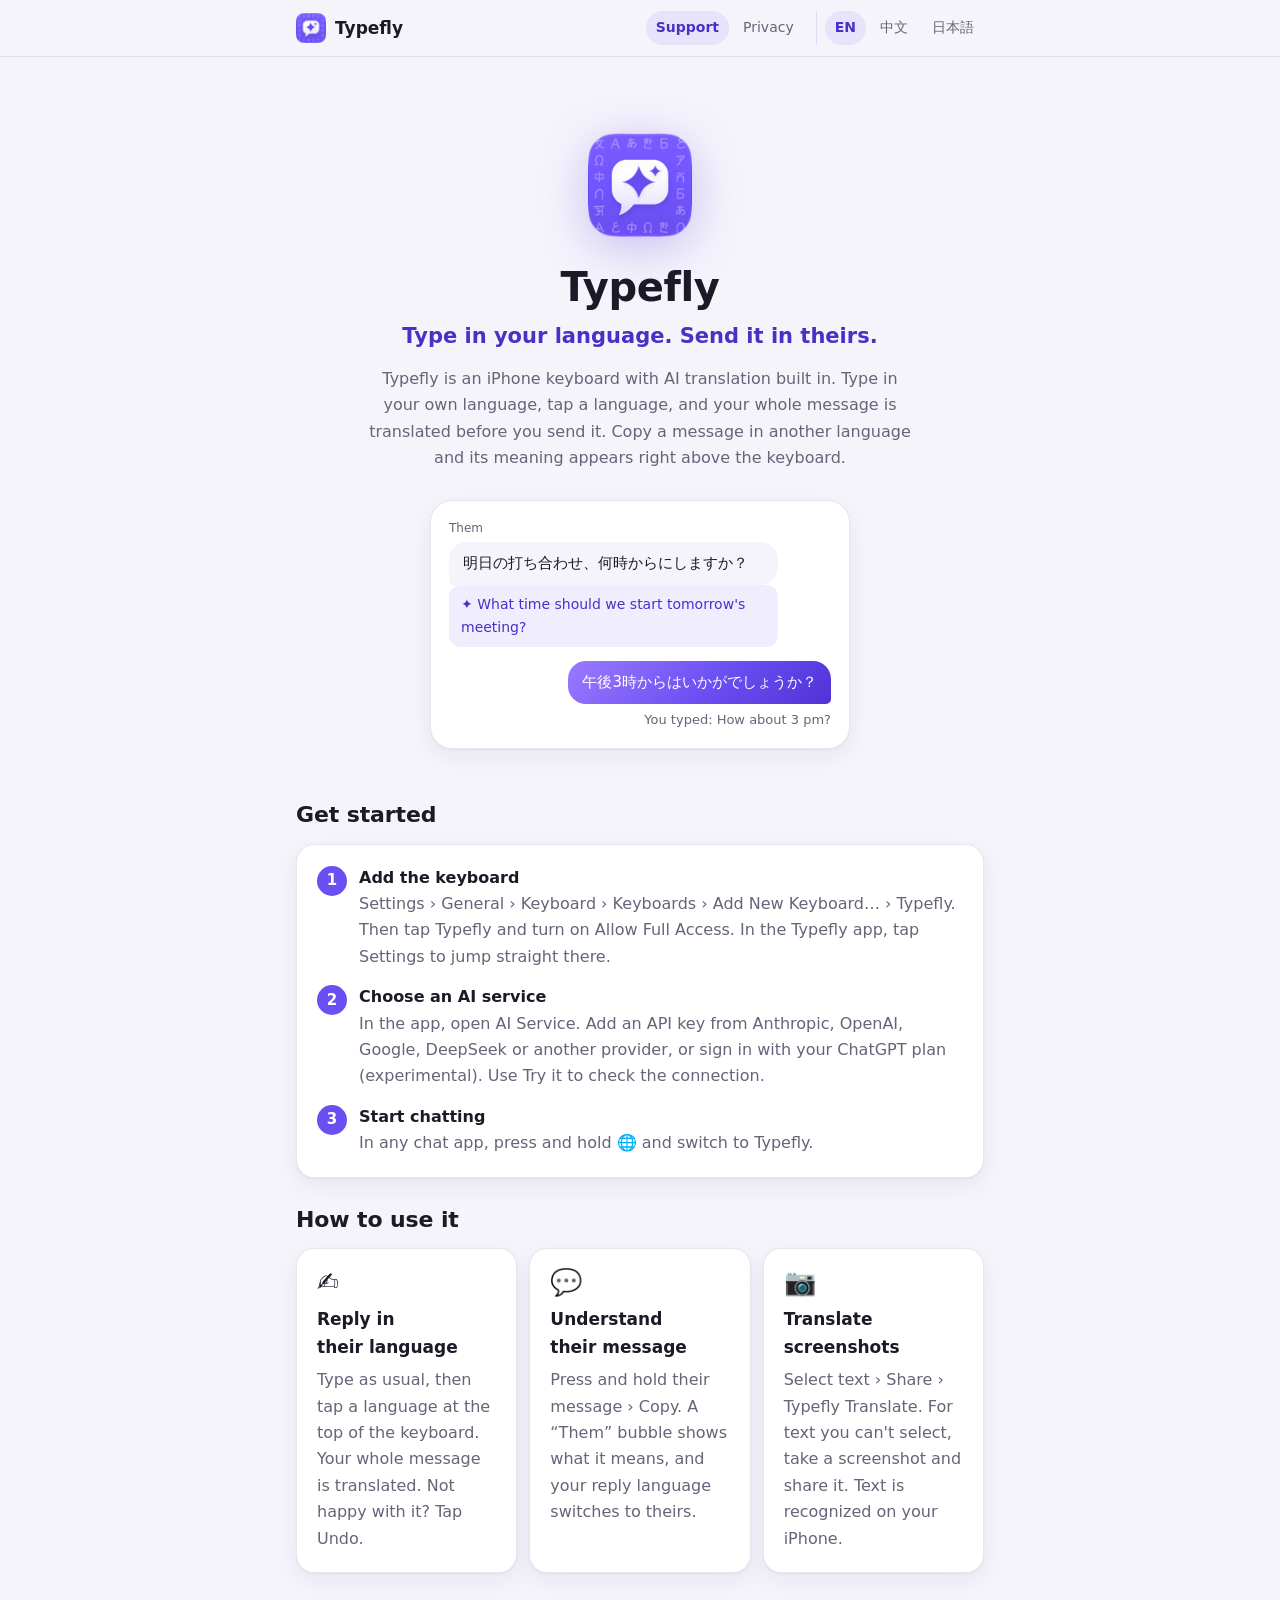
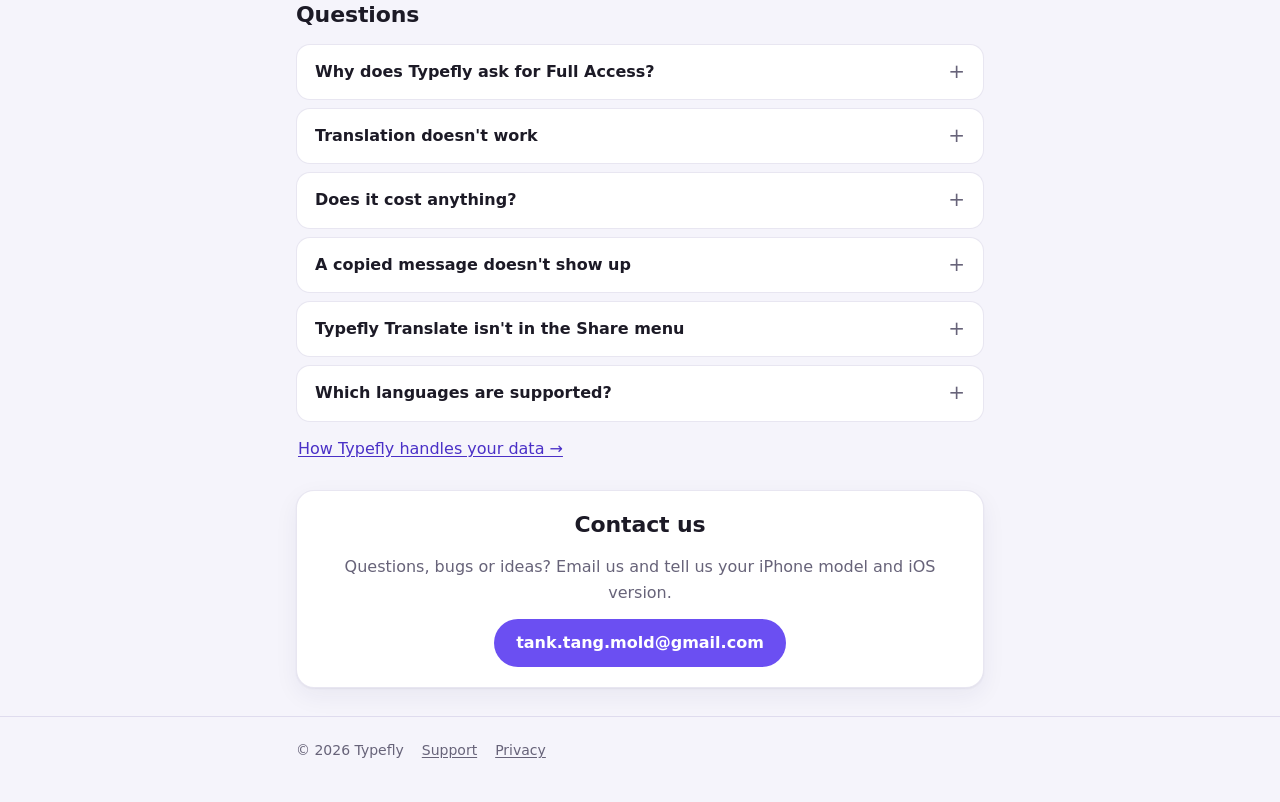
<file: index.html>
<!doctype html>
<html lang="en">
<head>
<meta charset="utf-8">
<meta name="viewport" content="width=device-width, initial-scale=1">
<title>Typefly Support</title>
<meta name="description" content="Help for Typefly, the iPhone keyboard that translates as you chat.">
<meta name="color-scheme" content="light dark">
<meta name="theme-color" content="#6b4ff2">
<link rel="alternate" hreflang="en" href="./"><link rel="alternate" hreflang="zh-Hans" href="zh.html"><link rel="alternate" hreflang="ja" href="ja.html">
<link rel="icon" href="favicon.png">
<link rel="apple-touch-icon" href="apple-touch-icon.png">
<link rel="stylesheet" href="style.css">
</head>
<body>
<header class="top"><div class="wrap">
<a class="brand" href="./"><img src="icon.png" alt="" width="30" height="30">Typefly</a>
<nav class="nav"><a href="./" aria-current="page">Support</a><a href="privacy.html">Privacy</a></nav>
<nav class="langs" aria-label="Language"><a href="./" hreflang="en" lang="en" aria-current="true">EN</a><a href="zh.html" hreflang="zh-Hans" lang="zh-Hans">中文</a><a href="ja.html" hreflang="ja" lang="ja">日本語</a></nav>
</div></header>
<main class="wrap">
<section class="hero">
<img class="icon" src="icon.png" alt="Typefly" width="104" height="104">
<h1>Typefly</h1>
<p class="tagline">Type in your language. Send it in theirs.</p>
<p class="lead">Typefly is an iPhone keyboard with AI translation built in. Type in your own language, tap a language, and your whole message is translated before you send it. Copy a message in another language and its meaning appears right above the keyboard.</p>
<div class="chat" aria-hidden="true">
<div class="msg them"><span class="label">Them</span><p class="bubble">明日の打ち合わせ、何時からにしますか？</p><p class="meaning">✦ What time should we start tomorrow's meeting?</p></div>
<div class="msg you"><p class="bubble">午後3時からはいかがでしょうか？</p><p class="typed">You typed: How about 3 pm?</p></div>
</div>
</section>
<section><h2>Get started</h2><div class="card"><ol class="steps"><li><div><b>Add the keyboard</b><span>Settings › General › Keyboard › Keyboards › Add New Keyboard… › Typefly. Then tap Typefly and turn on Allow Full Access. In the Typefly app, tap Settings to jump straight there.</span></div></li><li><div><b>Choose an AI service</b><span>In the app, open AI Service. Add an API key from Anthropic, OpenAI, Google, DeepSeek or another provider, or sign in with your ChatGPT plan (experimental). Use Try it to check the connection.</span></div></li><li><div><b>Start chatting</b><span>In any chat app, press and hold 🌐 and switch to Typefly.</span></div></li></ol></div></section>
<section><h2>How to use it</h2><div class="uses"><div class="card"><span class="emoji" aria-hidden="true">✍️</span><h3>Reply in their language</h3><p>Type as usual, then tap a language at the top of the keyboard. Your whole message is translated. Not happy with it? Tap Undo.</p></div><div class="card"><span class="emoji" aria-hidden="true">💬</span><h3>Understand their message</h3><p>Press and hold their message › Copy. A “Them” bubble shows what it means, and your reply language switches to theirs.</p></div><div class="card"><span class="emoji" aria-hidden="true">📷</span><h3>Translate screenshots</h3><p>Select text › Share › Typefly Translate. For text you can't select, take a screenshot and share it. Text is recognized on your iPhone.</p></div></div></section>
<section><h2>Questions</h2><details><summary>Why does Typefly ask for Full Access?</summary><p>iOS keyboards need Full Access to use the internet. Typefly uses it only to send the text you translate to your AI service, and to read a message you copy. Typing works without it. Typefly has no servers and never collects what you type.</p></details><details><summary>Translation doesn't work</summary><p>Open the Typefly app › AI Service, check that a key is filled in or ChatGPT is connected, and tap Try it. Then make sure Allow Full Access is on in Settings › General › Keyboard › Keyboards › Typefly.</p></details><details><summary>Does it cost anything?</summary><p>The app is free. Translation runs on your own AI provider account: the provider charges you for API usage at its own prices, or you use your ChatGPT Plus or Pro plan. Typing itself works offline and costs nothing.</p></details><details><summary>A copied message doesn't show up</summary><p>Tap the clipboard icon at the top right of the keyboard. In the app, check that Translate copied messages automatically is on.</p></details><details><summary>Typefly Translate isn't in the Share menu</summary><p>In the Share menu, scroll to the end of the app row, tap More, and add Typefly Translate.</p></details><details><summary>Which languages are supported?</summary><p>You can type in Chinese (pinyin), English and Japanese (romaji). Translation covers English, Japanese, Korean, Simplified and Traditional Chinese, French, German, Spanish, Russian, Thai and Vietnamese.</p></details>
<p style="margin:14px 2px 0"><a href="privacy.html">How Typefly handles your data →</a></p></section>
<section id="contact" class="card contact"><h2>Contact us</h2><p>Questions, bugs or ideas? Email us and tell us your iPhone model and iOS version.</p><a class="mail" href="mailto:tank.tang.mold@gmail.com">tank.tang.mold@gmail.com</a></section>
</main>
<footer><div class="wrap"><span>© 2026 Typefly</span><a href="./">Support</a><a href="privacy.html">Privacy</a></div></footer>
</body>
</html>
</file>
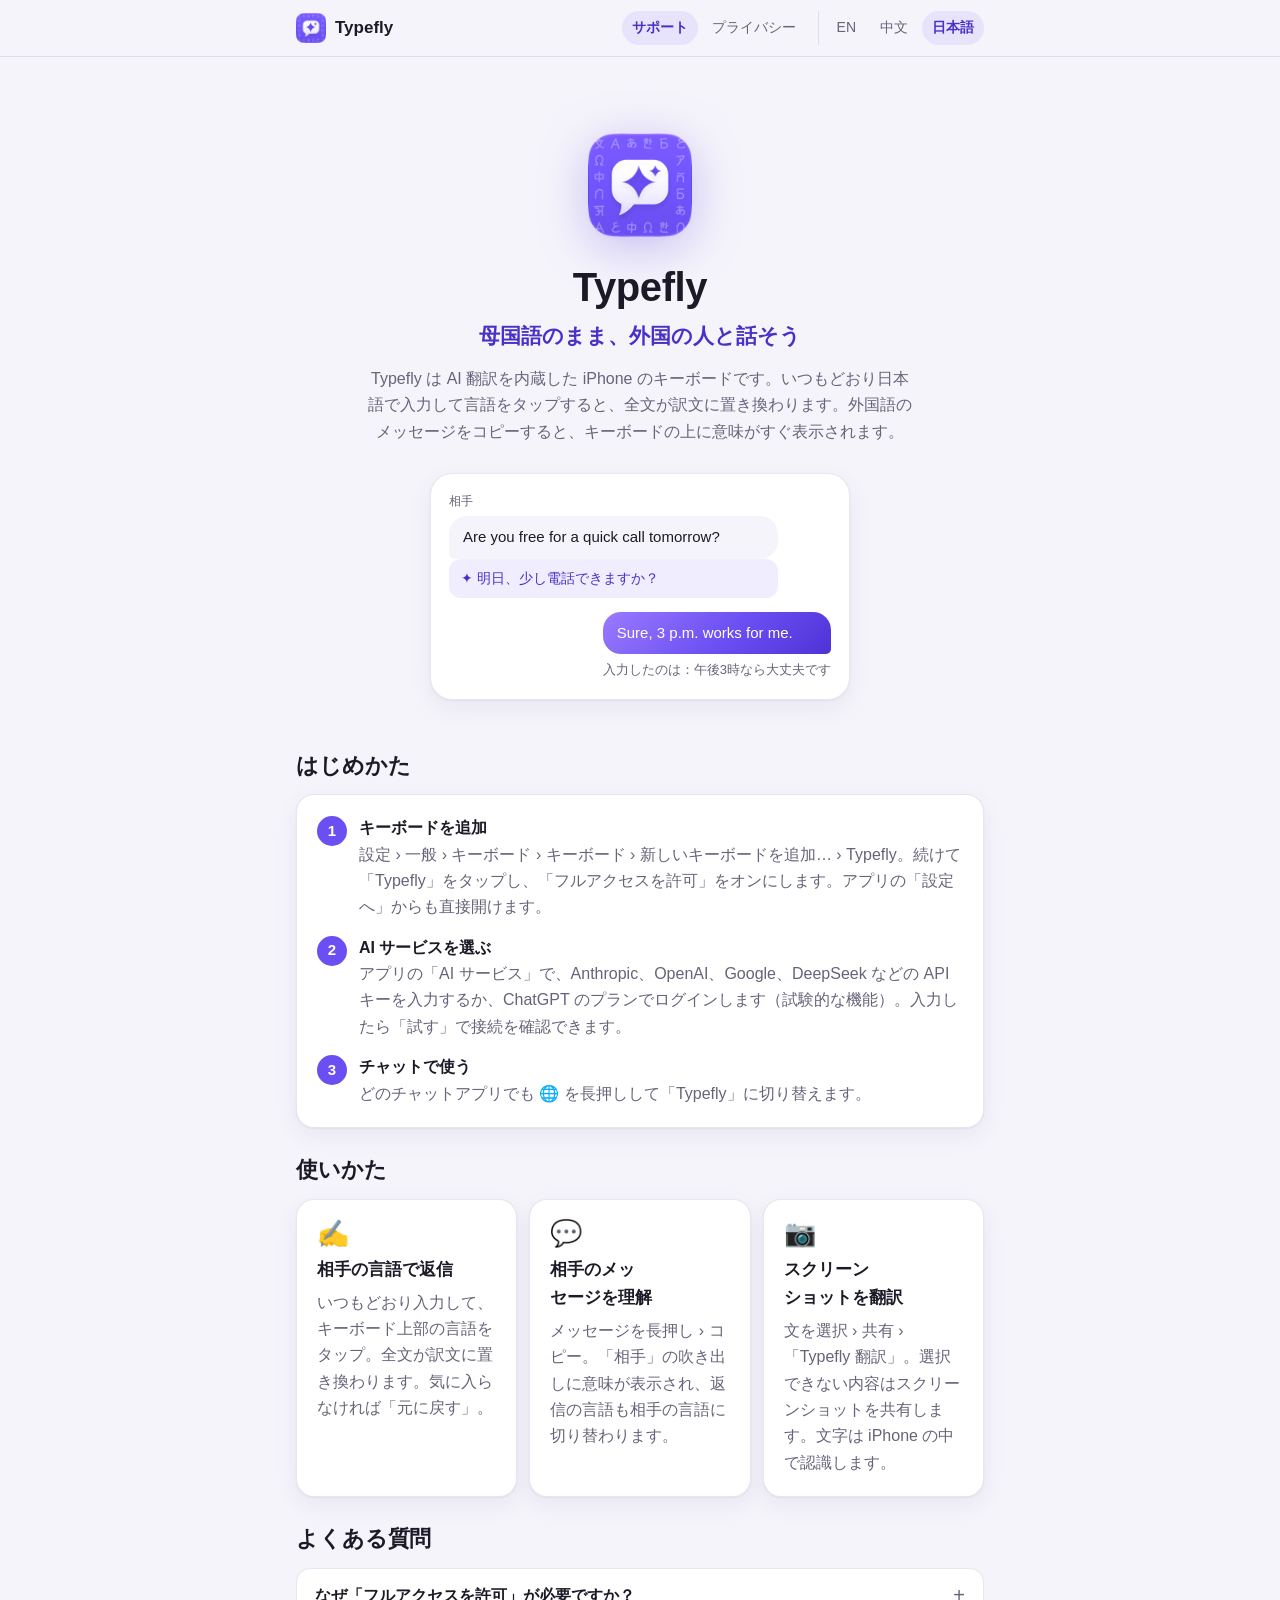
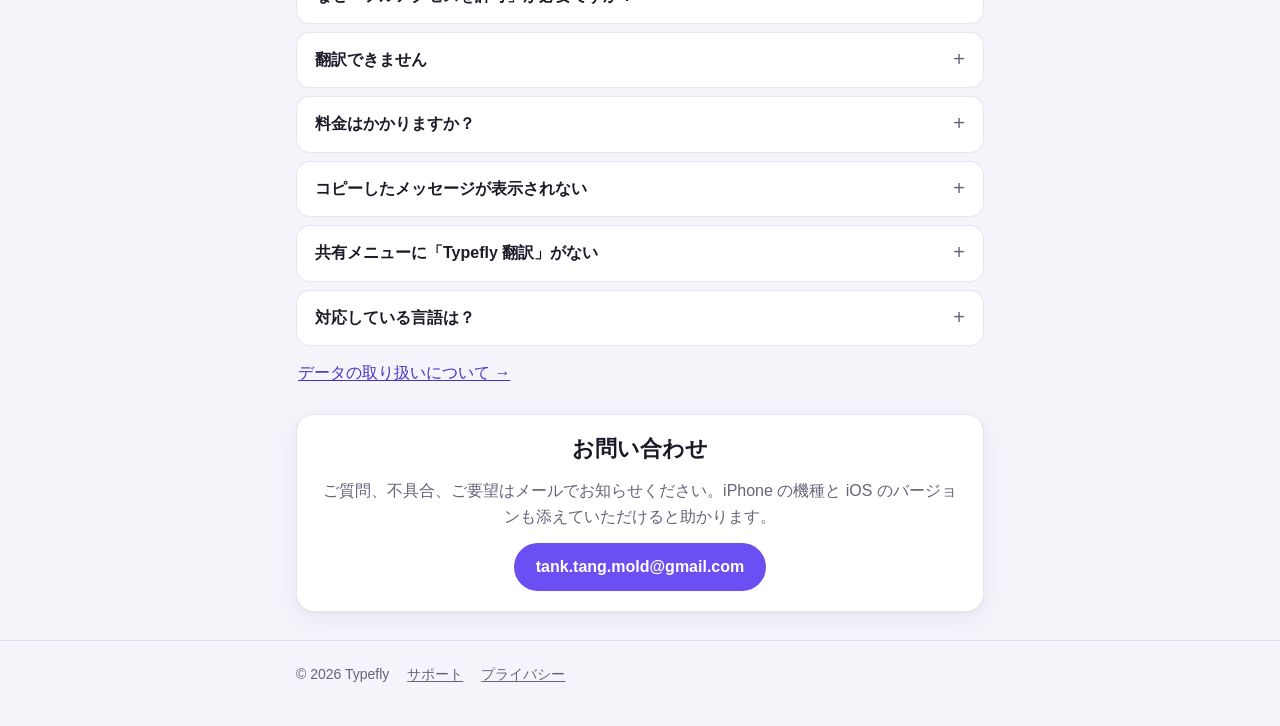
<file: ja.html>
<!doctype html>
<html lang="ja">
<head>
<meta charset="utf-8">
<meta name="viewport" content="width=device-width, initial-scale=1">
<title>Typefly サポート</title>
<meta name="description" content="母国語で入力して相手の言語で送れる iPhone キーボード、Typefly のヘルプです。">
<meta name="color-scheme" content="light dark">
<meta name="theme-color" content="#6b4ff2">
<link rel="alternate" hreflang="en" href="./"><link rel="alternate" hreflang="zh-Hans" href="zh.html"><link rel="alternate" hreflang="ja" href="ja.html">
<link rel="icon" href="favicon.png">
<link rel="apple-touch-icon" href="apple-touch-icon.png">
<link rel="stylesheet" href="style.css">
</head>
<body>
<header class="top"><div class="wrap">
<a class="brand" href="ja.html"><img src="icon.png" alt="" width="30" height="30">Typefly</a>
<nav class="nav"><a href="ja.html" aria-current="page">サポート</a><a href="privacy-ja.html">プライバシー</a></nav>
<nav class="langs" aria-label="Language"><a href="./" hreflang="en" lang="en">EN</a><a href="zh.html" hreflang="zh-Hans" lang="zh-Hans">中文</a><a href="ja.html" hreflang="ja" lang="ja" aria-current="true">日本語</a></nav>
</div></header>
<main class="wrap">
<section class="hero">
<img class="icon" src="icon.png" alt="Typefly" width="104" height="104">
<h1>Typefly</h1>
<p class="tagline">母国語のまま、外国の人と話そう</p>
<p class="lead">Typefly は AI 翻訳を内蔵した iPhone のキーボードです。いつもどおり日本語で入力して言語をタップすると、全文が訳文に置き換わります。外国語のメッセージをコピーすると、キーボードの上に意味がすぐ表示されます。</p>
<div class="chat" aria-hidden="true">
<div class="msg them"><span class="label">相手</span><p class="bubble">Are you free for a quick call tomorrow?</p><p class="meaning">✦ 明日、少し電話できますか？</p></div>
<div class="msg you"><p class="bubble">Sure, 3 p.m. works for me.</p><p class="typed">入力したのは：午後3時なら大丈夫です</p></div>
</div>
</section>
<section><h2>はじめかた</h2><div class="card"><ol class="steps"><li><div><b>キーボードを追加</b><span>設定 › 一般 › キーボード › キーボード › 新しいキーボードを追加… › Typefly。続けて「Typefly」をタップし、「フルアクセスを許可」をオンにします。アプリの「設定へ」からも直接開けます。</span></div></li><li><div><b>AI サービスを選ぶ</b><span>アプリの「AI サービス」で、Anthropic、OpenAI、Google、DeepSeek などの API キーを入力するか、ChatGPT のプランでログインします（試験的な機能）。入力したら「試す」で接続を確認できます。</span></div></li><li><div><b>チャットで使う</b><span>どのチャットアプリでも 🌐 を長押しして「Typefly」に切り替えます。</span></div></li></ol></div></section>
<section><h2>使いかた</h2><div class="uses"><div class="card"><span class="emoji" aria-hidden="true">✍️</span><h3>相手の言語で返信</h3><p>いつもどおり入力して、キーボード上部の言語をタップ。全文が訳文に置き換わります。気に入らなければ「元に戻す」。</p></div><div class="card"><span class="emoji" aria-hidden="true">💬</span><h3>相手のメッセージを理解</h3><p>メッセージを長押し › コピー。「相手」の吹き出しに意味が表示され、返信の言語も相手の言語に切り替わります。</p></div><div class="card"><span class="emoji" aria-hidden="true">📷</span><h3>スクリーンショットを翻訳</h3><p>文を選択 › 共有 › 「Typefly 翻訳」。選択できない内容はスクリーンショットを共有します。文字は iPhone の中で認識します。</p></div></div></section>
<section><h2>よくある質問</h2><details><summary>なぜ「フルアクセスを許可」が必要ですか？</summary><p>iOS のキーボードは、フルアクセスがないとインターネットにつながりません。Typefly がこれを使うのは、翻訳する文を選んだ AI サービスに送るときと、コピーしたメッセージを読むときだけです。オフでも文字入力はできます。Typefly はサーバーを持たず、入力内容を収集しません。</p></details><details><summary>翻訳できません</summary><p>アプリ › AI サービスで、キーが入力されているか ChatGPT に接続されているかを確認し、「試す」をタップしてください。次に 設定 › 一般 › キーボード › キーボード › Typefly で「フルアクセスを許可」がオンか確認してください。</p></details><details><summary>料金はかかりますか？</summary><p>アプリは無料です。翻訳にはご自身の AI サービスのアカウントを使い、API の利用料は各社の料金で請求されます。ChatGPT Plus / Pro のプランの利用枠も使えます。文字入力は通信せず、料金もかかりません。</p></details><details><summary>コピーしたメッセージが表示されない</summary><p>キーボード右上のクリップボードのアイコンをタップしてください。アプリで「外国語をコピーしたら自動で翻訳」がオンかも確認できます。</p></details><details><summary>共有メニューに「Typefly 翻訳」がない</summary><p>共有メニューのアプリの列を右端までスクロールし、「その他」から「Typefly 翻訳」を追加してください。</p></details><details><summary>対応している言語は？</summary><p>入力：日本語（ローマ字）、英語、中国語（ピンイン）。翻訳：英語、日本語、韓国語、中国語（簡体字・繁体字）、フランス語、ドイツ語、スペイン語、ロシア語、タイ語、ベトナム語。</p></details>
<p style="margin:14px 2px 0"><a href="privacy-ja.html">データの取り扱いについて →</a></p></section>
<section id="contact" class="card contact"><h2>お問い合わせ</h2><p>ご質問、不具合、ご要望はメールでお知らせください。iPhone の機種と iOS のバージョンも添えていただけると助かります。</p><a class="mail" href="mailto:tank.tang.mold@gmail.com">tank.tang.mold@gmail.com</a></section>
</main>
<footer><div class="wrap"><span>© 2026 Typefly</span><a href="ja.html">サポート</a><a href="privacy-ja.html">プライバシー</a></div></footer>
</body>
</html>
</file>
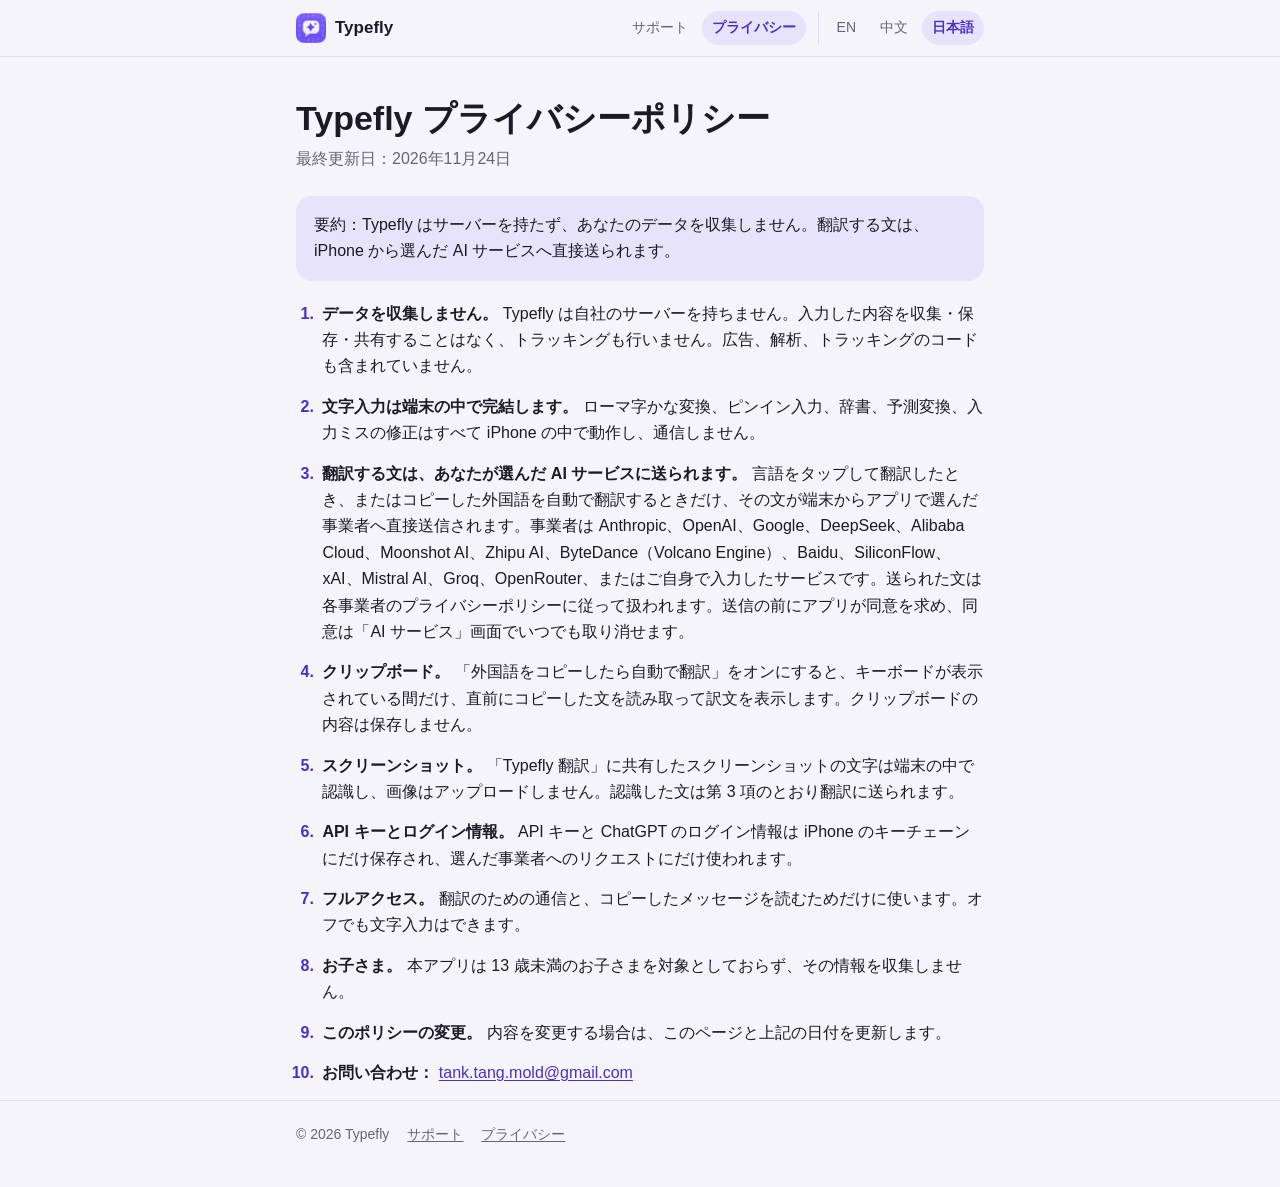
<file: privacy-ja.html>
<!doctype html>
<html lang="ja">
<head>
<meta charset="utf-8">
<meta name="viewport" content="width=device-width, initial-scale=1">
<title>Typefly プライバシーポリシー</title>
<meta name="description" content="Typefly のデータの取り扱いについて。">
<meta name="color-scheme" content="light dark">
<meta name="theme-color" content="#6b4ff2">
<link rel="alternate" hreflang="en" href="privacy.html"><link rel="alternate" hreflang="zh-Hans" href="privacy-zh.html"><link rel="alternate" hreflang="ja" href="privacy-ja.html">
<link rel="icon" href="favicon.png">
<link rel="apple-touch-icon" href="apple-touch-icon.png">
<link rel="stylesheet" href="style.css">
</head>
<body>
<header class="top"><div class="wrap">
<a class="brand" href="ja.html"><img src="icon.png" alt="" width="30" height="30">Typefly</a>
<nav class="nav"><a href="ja.html">サポート</a><a href="privacy-ja.html" aria-current="page">プライバシー</a></nav>
<nav class="langs" aria-label="Language"><a href="privacy.html" hreflang="en" lang="en">EN</a><a href="privacy-zh.html" hreflang="zh-Hans" lang="zh-Hans">中文</a><a href="privacy-ja.html" hreflang="ja" lang="ja" aria-current="true">日本語</a></nav>
</div></header>
<main class="wrap doc">
<h1>Typefly プライバシーポリシー</h1>
<p class="date">最終更新日：2026年11月24日</p>
<p class="summary">要約：Typefly はサーバーを持たず、あなたのデータを収集しません。翻訳する文は、iPhone から選んだ AI サービスへ直接送られます。</p>
<ol><li><b>データを収集しません。</b> Typefly は自社のサーバーを持ちません。入力した内容を収集・保存・共有することはなく、トラッキングも行いません。広告、解析、トラッキングのコードも含まれていません。</li><li><b>文字入力は端末の中で完結します。</b> ローマ字かな変換、ピンイン入力、辞書、予測変換、入力ミスの修正はすべて iPhone の中で動作し、通信しません。</li><li><b>翻訳する文は、あなたが選んだ AI サービスに送られます。</b> 言語をタップして翻訳したとき、またはコピーした外国語を自動で翻訳するときだけ、その文が端末からアプリで選んだ事業者へ直接送信されます。事業者は Anthropic、OpenAI、Google、DeepSeek、Alibaba Cloud、Moonshot AI、Zhipu AI、ByteDance（Volcano Engine）、Baidu、SiliconFlow、xAI、Mistral AI、Groq、OpenRouter、またはご自身で入力したサービスです。送られた文は各事業者のプライバシーポリシーに従って扱われます。送信の前にアプリが同意を求め、同意は「AI サービス」画面でいつでも取り消せます。</li><li><b>クリップボード。</b> 「外国語をコピーしたら自動で翻訳」をオンにすると、キーボードが表示されている間だけ、直前にコピーした文を読み取って訳文を表示します。クリップボードの内容は保存しません。</li><li><b>スクリーンショット。</b> 「Typefly 翻訳」に共有したスクリーンショットの文字は端末の中で認識し、画像はアップロードしません。認識した文は第 3 項のとおり翻訳に送られます。</li><li><b>API キーとログイン情報。</b> API キーと ChatGPT のログイン情報は iPhone のキーチェーンにだけ保存され、選んだ事業者へのリクエストにだけ使われます。</li><li><b>フルアクセス。</b> 翻訳のための通信と、コピーしたメッセージを読むためだけに使います。オフでも文字入力はできます。</li><li><b>お子さま。</b> 本アプリは 13 歳未満のお子さまを対象としておらず、その情報を収集しません。</li><li><b>このポリシーの変更。</b> 内容を変更する場合は、このページと上記の日付を更新します。</li><li><b>お問い合わせ：</b> <a href="mailto:tank.tang.mold@gmail.com">tank.tang.mold@gmail.com</a></li></ol>
</main>
<footer><div class="wrap"><span>© 2026 Typefly</span><a href="ja.html">サポート</a><a href="privacy-ja.html">プライバシー</a></div></footer>
</body>
</html>
</file>
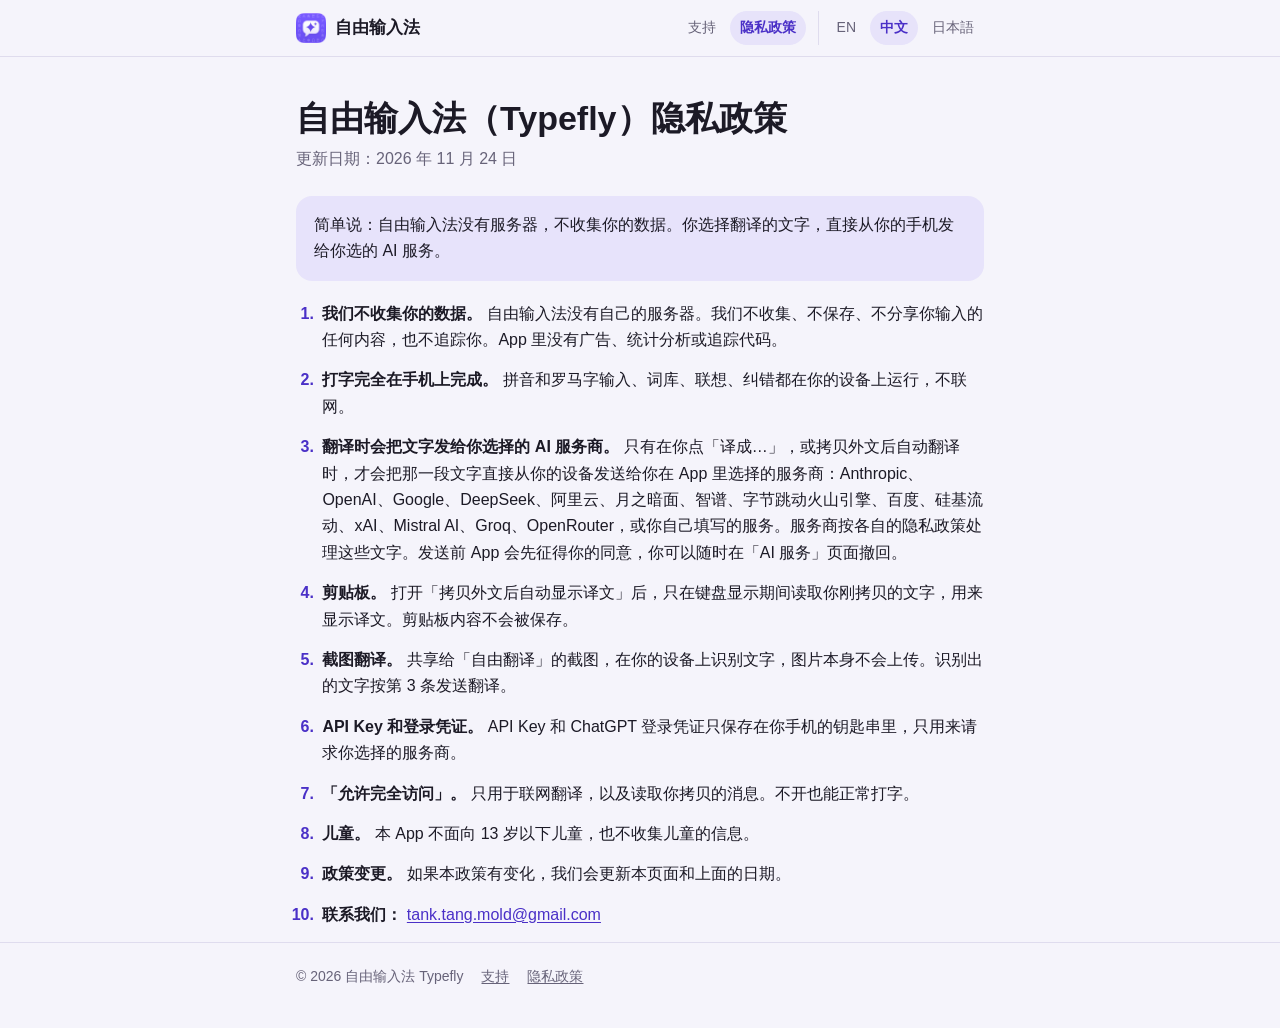
<file: privacy-zh.html>
<!doctype html>
<html lang="zh-Hans">
<head>
<meta charset="utf-8">
<meta name="viewport" content="width=device-width, initial-scale=1">
<title>自由输入法（Typefly）隐私政策</title>
<meta name="description" content="自由输入法怎样处理你的数据。">
<meta name="color-scheme" content="light dark">
<meta name="theme-color" content="#6b4ff2">
<link rel="alternate" hreflang="en" href="privacy.html"><link rel="alternate" hreflang="zh-Hans" href="privacy-zh.html"><link rel="alternate" hreflang="ja" href="privacy-ja.html">
<link rel="icon" href="favicon.png">
<link rel="apple-touch-icon" href="apple-touch-icon.png">
<link rel="stylesheet" href="style.css">
</head>
<body>
<header class="top"><div class="wrap">
<a class="brand" href="zh.html"><img src="icon.png" alt="" width="30" height="30">自由输入法</a>
<nav class="nav"><a href="zh.html">支持</a><a href="privacy-zh.html" aria-current="page">隐私政策</a></nav>
<nav class="langs" aria-label="Language"><a href="privacy.html" hreflang="en" lang="en">EN</a><a href="privacy-zh.html" hreflang="zh-Hans" lang="zh-Hans" aria-current="true">中文</a><a href="privacy-ja.html" hreflang="ja" lang="ja">日本語</a></nav>
</div></header>
<main class="wrap doc">
<h1>自由输入法（Typefly）隐私政策</h1>
<p class="date">更新日期：2026 年 11 月 24 日</p>
<p class="summary">简单说：自由输入法没有服务器，不收集你的数据。你选择翻译的文字，直接从你的手机发给你选的 AI 服务。</p>
<ol><li><b>我们不收集你的数据。</b> 自由输入法没有自己的服务器。我们不收集、不保存、不分享你输入的任何内容，也不追踪你。App 里没有广告、统计分析或追踪代码。</li><li><b>打字完全在手机上完成。</b> 拼音和罗马字输入、词库、联想、纠错都在你的设备上运行，不联网。</li><li><b>翻译时会把文字发给你选择的 AI 服务商。</b> 只有在你点「译成…」，或拷贝外文后自动翻译时，才会把那一段文字直接从你的设备发送给你在 App 里选择的服务商：Anthropic、OpenAI、Google、DeepSeek、阿里云、月之暗面、智谱、字节跳动火山引擎、百度、硅基流动、xAI、Mistral AI、Groq、OpenRouter，或你自己填写的服务。服务商按各自的隐私政策处理这些文字。发送前 App 会先征得你的同意，你可以随时在「AI 服务」页面撤回。</li><li><b>剪贴板。</b> 打开「拷贝外文后自动显示译文」后，只在键盘显示期间读取你刚拷贝的文字，用来显示译文。剪贴板内容不会被保存。</li><li><b>截图翻译。</b> 共享给「自由翻译」的截图，在你的设备上识别文字，图片本身不会上传。识别出的文字按第 3 条发送翻译。</li><li><b>API Key 和登录凭证。</b> API Key 和 ChatGPT 登录凭证只保存在你手机的钥匙串里，只用来请求你选择的服务商。</li><li><b>「允许完全访问」。</b> 只用于联网翻译，以及读取你拷贝的消息。不开也能正常打字。</li><li><b>儿童。</b> 本 App 不面向 13 岁以下儿童，也不收集儿童的信息。</li><li><b>政策变更。</b> 如果本政策有变化，我们会更新本页面和上面的日期。</li><li><b>联系我们：</b> <a href="mailto:tank.tang.mold@gmail.com">tank.tang.mold@gmail.com</a></li></ol>
</main>
<footer><div class="wrap"><span>© 2026 自由输入法 Typefly</span><a href="zh.html">支持</a><a href="privacy-zh.html">隐私政策</a></div></footer>
</body>
</html>
</file>
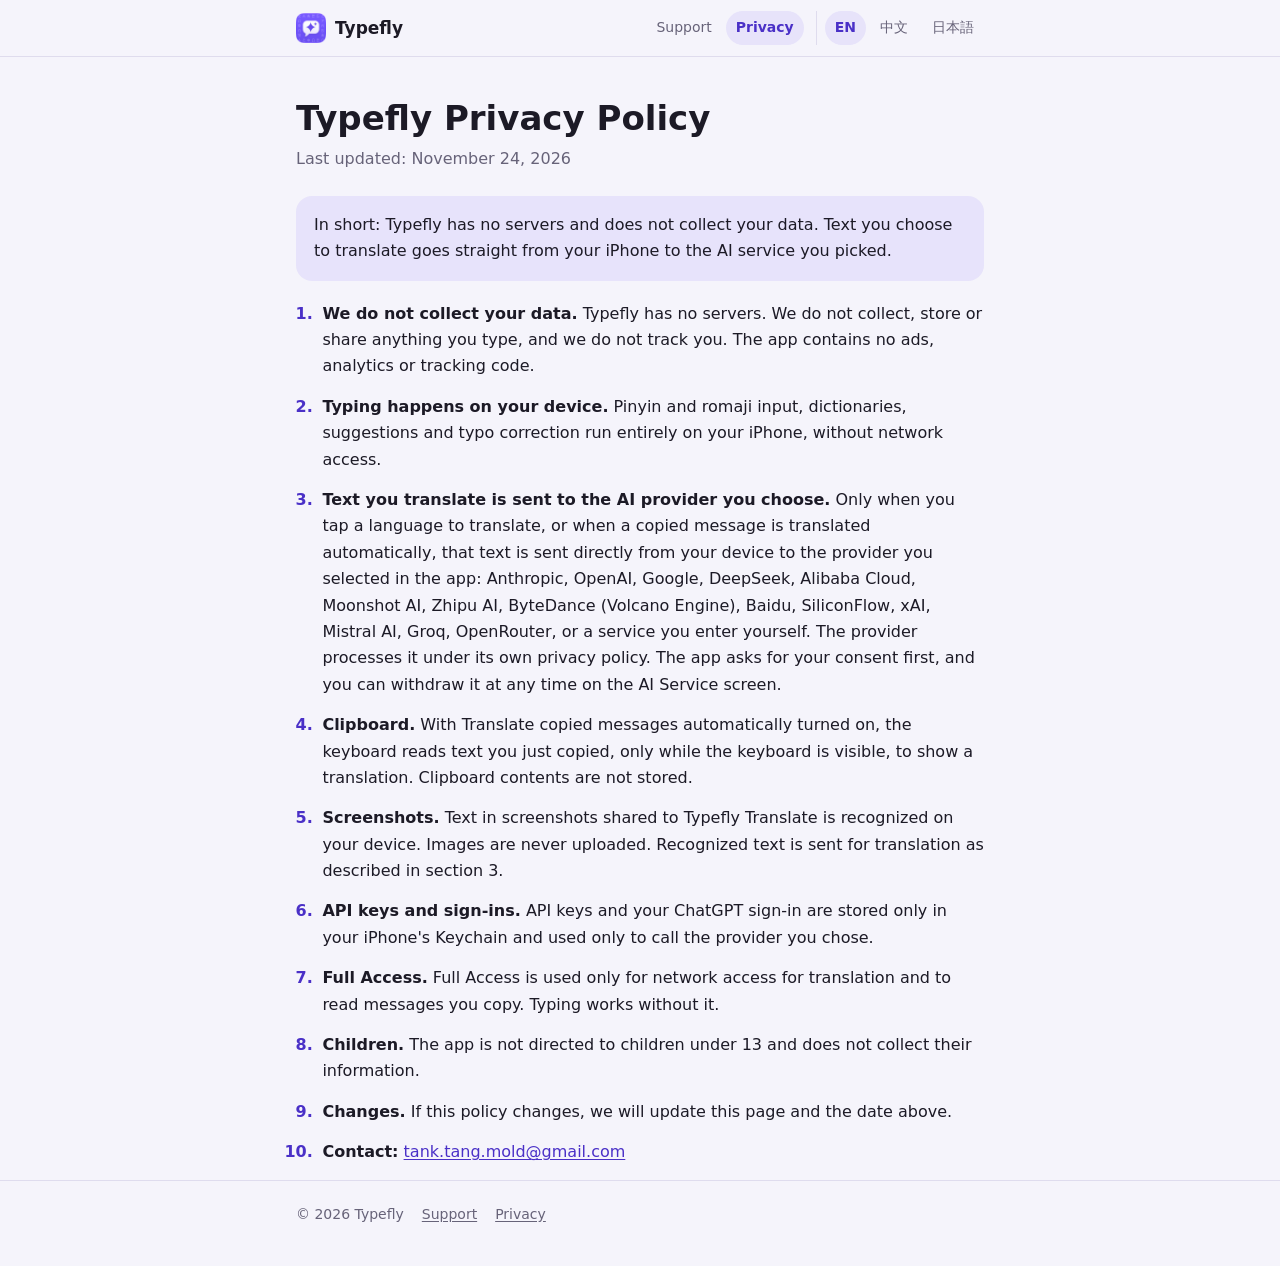
<file: privacy.html>
<!doctype html>
<html lang="en">
<head>
<meta charset="utf-8">
<meta name="viewport" content="width=device-width, initial-scale=1">
<title>Typefly Privacy Policy</title>
<meta name="description" content="How Typefly handles your data.">
<meta name="color-scheme" content="light dark">
<meta name="theme-color" content="#6b4ff2">
<link rel="alternate" hreflang="en" href="privacy.html"><link rel="alternate" hreflang="zh-Hans" href="privacy-zh.html"><link rel="alternate" hreflang="ja" href="privacy-ja.html">
<link rel="icon" href="favicon.png">
<link rel="apple-touch-icon" href="apple-touch-icon.png">
<link rel="stylesheet" href="style.css">
</head>
<body>
<header class="top"><div class="wrap">
<a class="brand" href="./"><img src="icon.png" alt="" width="30" height="30">Typefly</a>
<nav class="nav"><a href="./">Support</a><a href="privacy.html" aria-current="page">Privacy</a></nav>
<nav class="langs" aria-label="Language"><a href="privacy.html" hreflang="en" lang="en" aria-current="true">EN</a><a href="privacy-zh.html" hreflang="zh-Hans" lang="zh-Hans">中文</a><a href="privacy-ja.html" hreflang="ja" lang="ja">日本語</a></nav>
</div></header>
<main class="wrap doc">
<h1>Typefly Privacy Policy</h1>
<p class="date">Last updated: November 24, 2026</p>
<p class="summary">In short: Typefly has no servers and does not collect your data. Text you choose to translate goes straight from your iPhone to the AI service you picked.</p>
<ol><li><b>We do not collect your data.</b> Typefly has no servers. We do not collect, store or share anything you type, and we do not track you. The app contains no ads, analytics or tracking code.</li><li><b>Typing happens on your device.</b> Pinyin and romaji input, dictionaries, suggestions and typo correction run entirely on your iPhone, without network access.</li><li><b>Text you translate is sent to the AI provider you choose.</b> Only when you tap a language to translate, or when a copied message is translated automatically, that text is sent directly from your device to the provider you selected in the app: Anthropic, OpenAI, Google, DeepSeek, Alibaba Cloud, Moonshot AI, Zhipu AI, ByteDance (Volcano Engine), Baidu, SiliconFlow, xAI, Mistral AI, Groq, OpenRouter, or a service you enter yourself. The provider processes it under its own privacy policy. The app asks for your consent first, and you can withdraw it at any time on the AI Service screen.</li><li><b>Clipboard.</b> With Translate copied messages automatically turned on, the keyboard reads text you just copied, only while the keyboard is visible, to show a translation. Clipboard contents are not stored.</li><li><b>Screenshots.</b> Text in screenshots shared to Typefly Translate is recognized on your device. Images are never uploaded. Recognized text is sent for translation as described in section 3.</li><li><b>API keys and sign-ins.</b> API keys and your ChatGPT sign-in are stored only in your iPhone's Keychain and used only to call the provider you chose.</li><li><b>Full Access.</b> Full Access is used only for network access for translation and to read messages you copy. Typing works without it.</li><li><b>Children.</b> The app is not directed to children under 13 and does not collect their information.</li><li><b>Changes.</b> If this policy changes, we will update this page and the date above.</li><li><b>Contact:</b> <a href="mailto:tank.tang.mold@gmail.com">tank.tang.mold@gmail.com</a></li></ol>
</main>
<footer><div class="wrap"><span>© 2026 Typefly</span><a href="./">Support</a><a href="privacy.html">Privacy</a></div></footer>
</body>
</html>
</file>
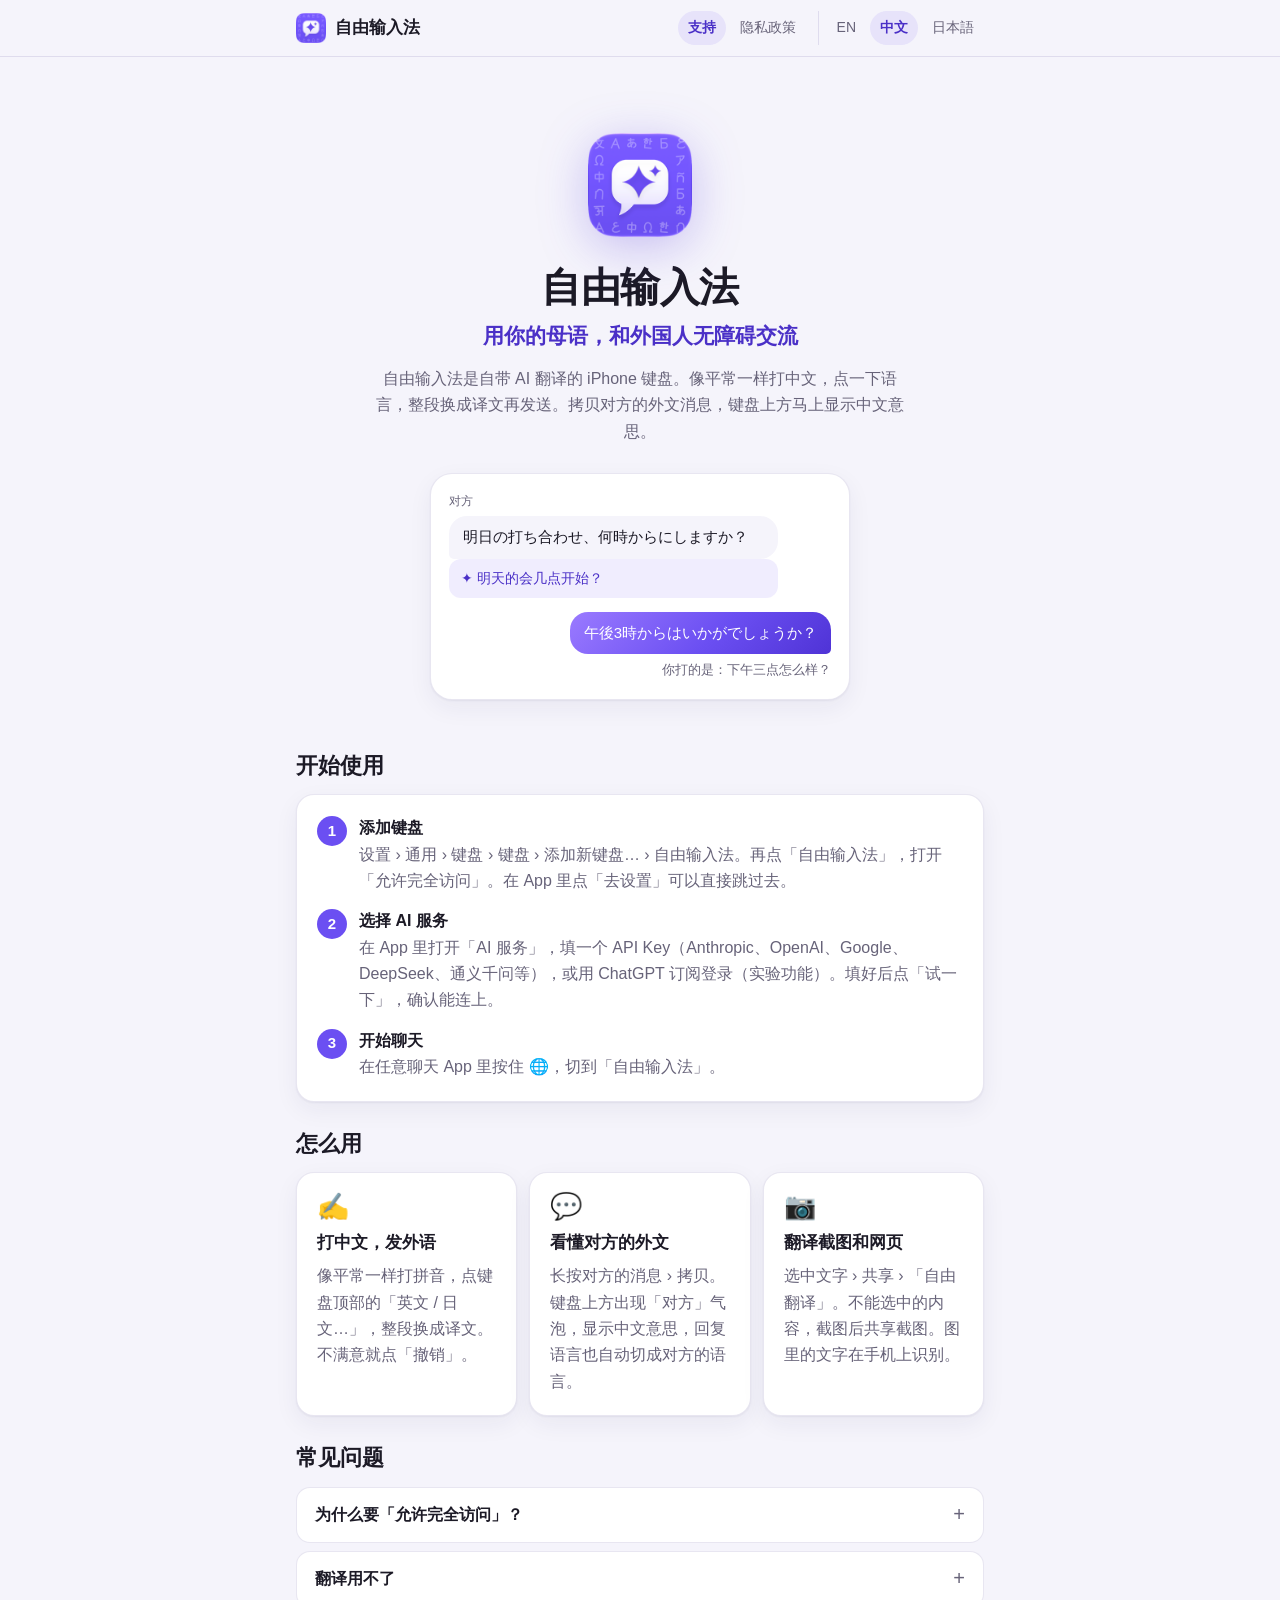
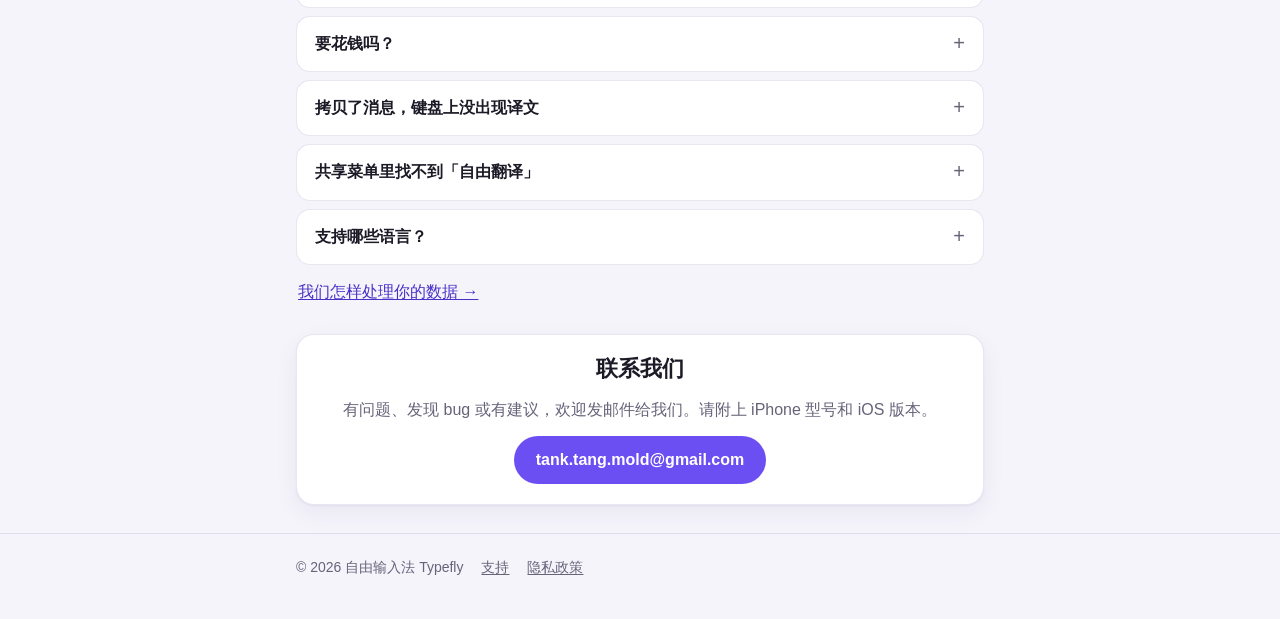
<file: zh.html>
<!doctype html>
<html lang="zh-Hans">
<head>
<meta charset="utf-8">
<meta name="viewport" content="width=device-width, initial-scale=1">
<title>自由输入法 · 帮助与支持</title>
<meta name="description" content="自由输入法（Typefly）的使用帮助：打中文，发外语的 iPhone 键盘。">
<meta name="color-scheme" content="light dark">
<meta name="theme-color" content="#6b4ff2">
<link rel="alternate" hreflang="en" href="./"><link rel="alternate" hreflang="zh-Hans" href="zh.html"><link rel="alternate" hreflang="ja" href="ja.html">
<link rel="icon" href="favicon.png">
<link rel="apple-touch-icon" href="apple-touch-icon.png">
<link rel="stylesheet" href="style.css">
</head>
<body>
<header class="top"><div class="wrap">
<a class="brand" href="zh.html"><img src="icon.png" alt="" width="30" height="30">自由输入法</a>
<nav class="nav"><a href="zh.html" aria-current="page">支持</a><a href="privacy-zh.html">隐私政策</a></nav>
<nav class="langs" aria-label="Language"><a href="./" hreflang="en" lang="en">EN</a><a href="zh.html" hreflang="zh-Hans" lang="zh-Hans" aria-current="true">中文</a><a href="ja.html" hreflang="ja" lang="ja">日本語</a></nav>
</div></header>
<main class="wrap">
<section class="hero">
<img class="icon" src="icon.png" alt="自由输入法" width="104" height="104">
<h1>自由输入法</h1>
<p class="tagline">用你的母语，和外国人无障碍交流</p>
<p class="lead">自由输入法是自带 AI 翻译的 iPhone 键盘。像平常一样打中文，点一下语言，整段换成译文再发送。拷贝对方的外文消息，键盘上方马上显示中文意思。</p>
<div class="chat" aria-hidden="true">
<div class="msg them"><span class="label">对方</span><p class="bubble">明日の打ち合わせ、何時からにしますか？</p><p class="meaning">✦ 明天的会几点开始？</p></div>
<div class="msg you"><p class="bubble">午後3時からはいかがでしょうか？</p><p class="typed">你打的是：下午三点怎么样？</p></div>
</div>
</section>
<section><h2>开始使用</h2><div class="card"><ol class="steps"><li><div><b>添加键盘</b><span>设置 › 通用 › 键盘 › 键盘 › 添加新键盘… › 自由输入法。再点「自由输入法」，打开「允许完全访问」。在 App 里点「去设置」可以直接跳过去。</span></div></li><li><div><b>选择 AI 服务</b><span>在 App 里打开「AI 服务」，填一个 API Key（Anthropic、OpenAI、Google、DeepSeek、通义千问等），或用 ChatGPT 订阅登录（实验功能）。填好后点「试一下」，确认能连上。</span></div></li><li><div><b>开始聊天</b><span>在任意聊天 App 里按住 🌐，切到「自由输入法」。</span></div></li></ol></div></section>
<section><h2>怎么用</h2><div class="uses"><div class="card"><span class="emoji" aria-hidden="true">✍️</span><h3>打中文，发外语</h3><p>像平常一样打拼音，点键盘顶部的「英文 / 日文…」，整段换成译文。不满意就点「撤销」。</p></div><div class="card"><span class="emoji" aria-hidden="true">💬</span><h3>看懂对方的外文</h3><p>长按对方的消息 › 拷贝。键盘上方出现「对方」气泡，显示中文意思，回复语言也自动切成对方的语言。</p></div><div class="card"><span class="emoji" aria-hidden="true">📷</span><h3>翻译截图和网页</h3><p>选中文字 › 共享 › 「自由翻译」。不能选中的内容，截图后共享截图。图里的文字在手机上识别。</p></div></div></section>
<section><h2>常见问题</h2><details><summary>为什么要「允许完全访问」？</summary><p>iOS 的第三方键盘要打开「允许完全访问」才能联网。自由输入法只用它把你要翻译的文字发给你选的 AI 服务，以及读取你拷贝的消息。不开也能正常打字。我们没有服务器，不收集你输入的任何内容。</p></details><details><summary>翻译用不了</summary><p>打开 App › AI 服务，确认已经填了 Key 或连上了 ChatGPT，点「试一下」。再到 设置 › 通用 › 键盘 › 键盘 › 自由输入法，确认「允许完全访问」已打开。</p></details><details><summary>要花钱吗？</summary><p>App 免费。翻译用的是你自己的 AI 服务账号：API 费用由服务商按它的价格收取，也可以用你的 ChatGPT Plus / Pro 订阅额度。打字本身不联网，不花钱。</p></details><details><summary>拷贝了消息，键盘上没出现译文</summary><p>点键盘右上角的剪贴板图标。也可以在 App 里确认「拷贝外文后自动显示译文」已打开。</p></details><details><summary>共享菜单里找不到「自由翻译」</summary><p>在共享菜单的 App 那一行滑到最右，点「更多」，把「自由翻译」加进来。</p></details><details><summary>支持哪些语言？</summary><p>输入：中文拼音、英文、日文（罗马字）。翻译：英文、日文、韩文、简体中文、繁体中文、法文、德文、西班牙文、俄文、泰文、越南文。</p></details>
<p style="margin:14px 2px 0"><a href="privacy-zh.html">我们怎样处理你的数据 →</a></p></section>
<section id="contact" class="card contact"><h2>联系我们</h2><p>有问题、发现 bug 或有建议，欢迎发邮件给我们。请附上 iPhone 型号和 iOS 版本。</p><a class="mail" href="mailto:tank.tang.mold@gmail.com">tank.tang.mold@gmail.com</a></section>
</main>
<footer><div class="wrap"><span>© 2026 自由输入法 Typefly</span><a href="zh.html">支持</a><a href="privacy-zh.html">隐私政策</a></div></footer>
</body>
</html>
</file>
<file: style.css>
:root {
  --bg: #f5f4fb;
  --card: #ffffff;
  --text: #1c1a26;
  --muted: #676379;
  --line: rgba(64, 52, 140, 0.12);
  --brand: #6b4ff2;
  --ink: #4a30c7;
  --soft: rgba(107, 79, 242, 0.1);
  --them: #ffffff;
  --shadow: 0 1px 2px rgba(40, 30, 90, 0.06), 0 8px 24px rgba(40, 30, 90, 0.06);
}
@media (prefers-color-scheme: dark) {
  :root {
    --bg: #111017;
    --card: #1c1a25;
    --text: #f1effa;
    --muted: #a7a3bb;
    --line: rgba(200, 190, 255, 0.13);
    --brand: #8f78ff;
    --ink: #bfaeff;
    --soft: rgba(143, 120, 255, 0.18);
    --them: #2a2836;
    --shadow: none;
  }
}

* { box-sizing: border-box; }
html { -webkit-text-size-adjust: 100%; }
body {
  margin: 0;
  background: var(--bg);
  color: var(--text);
  font: 16px/1.65 -apple-system, BlinkMacSystemFont, "SF Pro Text", "Helvetica Neue", system-ui, sans-serif;
}
:lang(zh) body, body:lang(zh) { font-family: -apple-system, BlinkMacSystemFont, "PingFang SC", "Hiragino Sans GB", "Microsoft YaHei", "Noto Sans SC", sans-serif; }
:lang(ja) body, body:lang(ja) { font-family: -apple-system, BlinkMacSystemFont, "Hiragino Sans", "Hiragino Kaku Gothic ProN", "Yu Gothic", "Meiryo", "Noto Sans JP", sans-serif; }

a { color: var(--ink); text-underline-offset: 2px; }
.wrap { max-width: 720px; margin: 0 auto; padding: 0 16px; }

/* Top bar */
.top { position: sticky; top: 0; z-index: 2; background: color-mix(in srgb, var(--bg) 85%, transparent); backdrop-filter: saturate(1.6) blur(14px); -webkit-backdrop-filter: saturate(1.6) blur(14px); border-bottom: 1px solid var(--line); }
.top .wrap { display: flex; align-items: center; gap: 12px; min-height: 56px; flex-wrap: wrap; padding-top: 8px; padding-bottom: 8px; }
.brand { display: flex; align-items: center; gap: 9px; font-weight: 700; font-size: 17px; color: var(--text); text-decoration: none; margin-right: auto; }
.brand img { width: 30px; height: 30px; }
.nav, .langs { display: flex; gap: 4px; }
.nav a, .langs a { text-decoration: none; color: var(--muted); font-size: 14px; padding: 5px 10px; border-radius: 999px; white-space: nowrap; }
.nav a:hover, .langs a:hover { color: var(--text); }
.nav a[aria-current="page"], .langs a[aria-current="true"] { color: var(--ink); background: var(--soft); font-weight: 600; }
.langs { border-left: 1px solid var(--line); padding-left: 8px; }

/* Hero */
.hero { padding: 48px 0 24px; text-align: center; }
.hero .icon { width: 104px; height: 104px; filter: drop-shadow(0 10px 24px rgba(80, 50, 220, 0.28)); }
.hero h1 { font-size: clamp(30px, 7vw, 40px); line-height: 1.2; margin: 18px 0 8px; letter-spacing: -0.01em; }
.hero .tagline { font-size: clamp(18px, 4.4vw, 21px); color: var(--ink); font-weight: 600; margin: 0 0 12px; }
.hero .lead { color: var(--muted); max-width: 34em; margin: 0 auto; }

/* Chat demo */
.chat { margin: 28px auto 0; max-width: 420px; text-align: left; display: grid; gap: 14px; padding: 18px; border-radius: 22px; background: var(--card); box-shadow: var(--shadow); border: 1px solid var(--line); }
.msg { max-width: 86%; }
.msg p { margin: 0; }
.bubble { padding: 10px 14px; border-radius: 18px; font-size: 15px; line-height: 1.5; }
.them .bubble { background: var(--bg); border-bottom-left-radius: 5px; }
.meaning { margin-top: 6px; font-size: 14px; color: var(--ink); background: var(--soft); padding: 8px 12px; border-radius: 12px; }
.meaning b { font-weight: 600; }
.you { justify-self: end; text-align: right; }
.you .bubble { background: linear-gradient(135deg, #9a7aff, #6b4ff2 55%, #4f33d6); color: #fff; border-bottom-right-radius: 5px; text-align: left; }
.typed { font-size: 13px; color: var(--muted); margin-top: 5px !important; }
.label { display: block; font-size: 12px; color: var(--muted); margin-bottom: 4px; }

/* Sections */
main { padding-bottom: 32px; }
section { margin: 28px 0; }
h2 { font-size: 22px; line-height: 1.3; margin: 0 0 14px; letter-spacing: -0.005em; }
.card { background: var(--card); border: 1px solid var(--line); border-radius: 18px; padding: 20px; box-shadow: var(--shadow); }
.card + .card { margin-top: 12px; }
.card h3 { margin: 0 0 6px; font-size: 17px; }
.card p { margin: 0; color: var(--muted); }
.card p + p { margin-top: 8px; }

ol.steps { list-style: none; padding: 0; margin: 0; counter-reset: s; display: grid; gap: 14px; }
ol.steps li { counter-increment: s; display: grid; grid-template-columns: 30px 1fr; gap: 12px; align-items: start; }
ol.steps li::before { content: counter(s); width: 30px; height: 30px; border-radius: 50%; background: var(--brand); color: #fff; font-weight: 700; font-size: 15px; display: grid; place-items: center; margin-top: 1px; }
ol.steps b { display: block; }
ol.steps span { color: var(--muted); }

.uses { display: grid; gap: 12px; grid-template-columns: repeat(auto-fit, minmax(200px, 1fr)); }
.uses .card { margin: 0; }
.uses .emoji { font-size: 26px; line-height: 1; display: block; margin-bottom: 10px; }

details { background: var(--card); border: 1px solid var(--line); border-radius: 14px; padding: 0 18px; }
details + details { margin-top: 8px; }
summary { cursor: pointer; font-weight: 600; padding: 14px 0; list-style: none; display: flex; justify-content: space-between; gap: 12px; }
summary::-webkit-details-marker { display: none; }
summary::after { content: "+"; color: var(--muted); font-weight: 400; font-size: 20px; line-height: 1.2; }
details[open] summary::after { content: "−"; }
details p { margin: 0 0 14px; color: var(--muted); }

.contact { text-align: center; }
.contact .mail { display: inline-block; margin-top: 12px; padding: 11px 22px; border-radius: 999px; background: var(--brand); color: #fff; font-weight: 600; text-decoration: none; word-break: break-all; }
.contact .mail.todo { background: #d92d20; }

/* Privacy */
.doc h1 { font-size: clamp(26px, 6vw, 34px); line-height: 1.25; margin: 40px 0 6px; }
.doc .date { color: var(--muted); margin: 0 0 24px; }
.doc .summary { background: var(--soft); color: var(--text); border-radius: 16px; padding: 16px 18px; margin-bottom: 20px; }
.doc ol { padding-left: 1.4em; margin: 0; }
.doc ol li { margin-bottom: 14px; padding-left: 4px; }
.doc ol li::marker { color: var(--ink); font-weight: 700; }

footer { border-top: 1px solid var(--line); color: var(--muted); font-size: 14px; padding: 22px 0 40px; }
footer .wrap { display: flex; flex-wrap: wrap; gap: 8px 18px; }
footer a { color: var(--muted); }

h1, h2, h3, summary { text-wrap: balance; }
:lang(ja) { line-break: strict; }

@media (max-width: 520px) {
  .top .wrap { gap: 4px 8px; }
  .langs { order: 2; border-left: 0; padding-left: 0; }
  .nav { order: 3; width: 100%; margin-left: -10px; }
  .langs a { padding: 5px 8px; }
  .card { padding: 18px 16px; }
}
</file>
